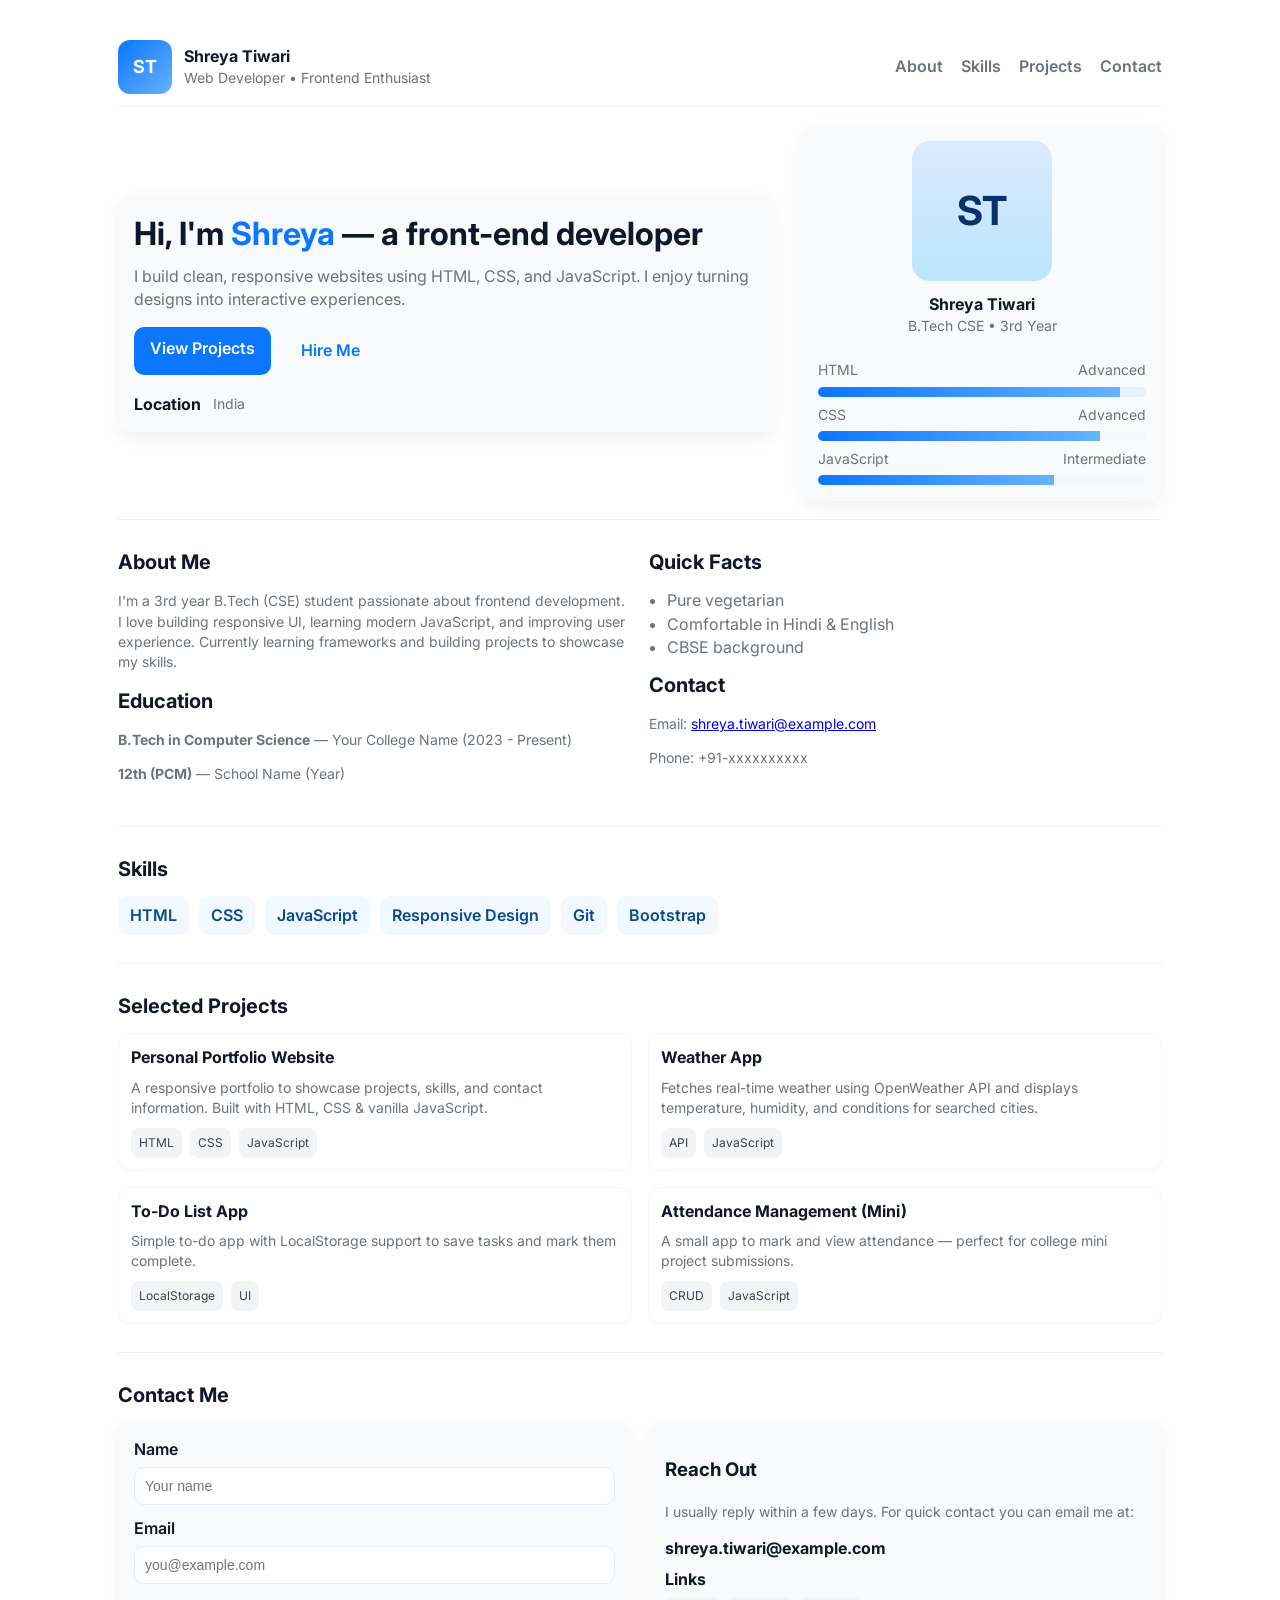
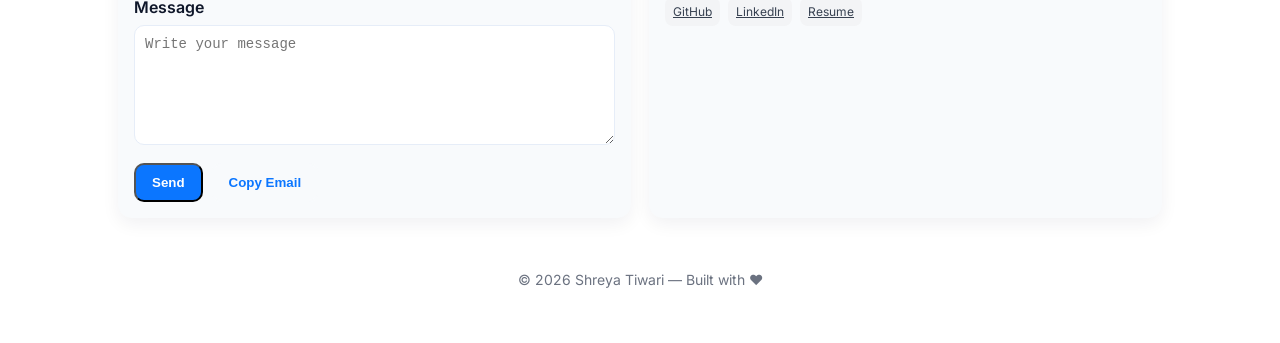
<file: portfolio.html>
<!doctype html>
<html lang="en">
<head>
  <meta charset="utf-8" />
  <meta name="viewport" content="width=device-width, initial-scale=1" />
  <title>Shreya Tiwari — Portfolio</title>
  <meta name="description" content="Shreya Tiwari | Web Developer | Portfolio" />
  <link rel="preconnect" href="https://fonts.googleapis.com">
  <link rel="preconnect" href="https://fonts.gstatic.com" crossorigin>
  <link href="https://fonts.googleapis.com/css2?family=Inter:wght@300;400;600;700&display=swap" rel="stylesheet">
  <style>
    :root{
      --bg:#ffffff;
      --accent:#0b76ff; /* blue */
      --muted:#6b7280;
      --card:#f8fafc;
      --radius:14px;
      --maxw:1100px;
      color-scheme: light;
      font-family: 'Inter', system-ui, -apple-system, 'Segoe UI', Roboto, 'Helvetica Neue', Arial;
    }
    *{box-sizing:border-box}
    body{margin:0;background:var(--bg);color:#0f172a;line-height:1.45}
    .wrap{max-width:var(--maxw);margin:0 auto;padding:28px}

    /* Header / Nav */
    header{display:flex;align-items:center;justify-content:space-between;padding:12px 0}
    .brand{display:flex;gap:12px;align-items:center}
    .logo{width:54px;height:54px;border-radius:12px;background:linear-gradient(135deg,var(--accent),#66b3ff);display:flex;align-items:center;justify-content:center;color:white;font-weight:700;font-size:18px}
    nav{display:flex;gap:18px}
    nav a{color:var(--muted);text-decoration:none;font-weight:600}
    nav a:hover{color:var(--accent)}

    /* Hero */
    .hero{display:grid;grid-template-columns:1fr 360px;gap:28px;align-items:center;padding:18px 0}
    .intro h1{font-size:32px;margin:0 0 8px}
    .intro p{margin:0 0 16px;color:var(--muted)}
    .cta{display:flex;gap:12px}
    .btn{background:var(--accent);color:white;padding:10px 16px;border-radius:10px;text-decoration:none;font-weight:600}
    .btn.ghost{background:transparent;color:var(--accent);border:2px solid var(--card);box-shadow:none}

    /* Card */
    .card{background:var(--card);padding:16px;border-radius:14px;box-shadow:0 6px 18px rgba(12,24,48,0.06)}
    .profile{display:flex;flex-direction:column;align-items:center;gap:12px}
    .avatar{width:140px;height:140px;border-radius:18px;background:linear-gradient(180deg,#dbeafe,#bae6fd);display:flex;align-items:center;justify-content:center;font-size:40px;color:#08306b;font-weight:700}
    .small{font-size:14px;color:var(--muted)}

    /* Sections */
    section{padding:28px 0;border-top:1px solid #eef2f7}
    h2{font-size:20px;margin:0 0 12px}
    .grid-2{display:grid;grid-template-columns:1fr 1fr;gap:18px}

    /* Skills */
    .skills{display:flex;flex-wrap:wrap;gap:10px}
    .skill{background:#f1f8ff;padding:8px 12px;border-radius:10px;font-weight:600;color:#084b8a}

    /* Projects */
    .projects{display:grid;grid-template-columns:repeat(2,1fr);gap:16px}
    .proj{background:white;border-radius:12px;padding:12px;border:1px solid #eef6ff}
    .proj h3{margin:0 0 8px;font-size:16px}
    .proj p{margin:0;color:var(--muted);font-size:14px}
    .tags{margin-top:10px;display:flex;gap:8px;flex-wrap:wrap}
    .tag{font-size:12px;padding:6px 8px;border-radius:8px;background:#f3f4f6;color:#374151}

    /* Contact */
    .contact-grid{display:grid;grid-template-columns:1fr 1fr;gap:18px}
    label{display:block;font-weight:600;margin-bottom:6px}
    input,textarea{width:100%;padding:10px;border-radius:10px;border:1px solid #e6edf8;font-size:14px}
    textarea{min-height:120px;resize:vertical}

    footer{padding:24px 0;text-align:center;color:var(--muted);font-size:14px}

    /* Responsive */
    @media (max-width:880px){
      .hero{grid-template-columns:1fr;}
      .projects{grid-template-columns:1fr}
      .grid-2{grid-template-columns:1fr}
      .contact-grid{grid-template-columns:1fr}
      .wrap{padding:18px}
      .logo{width:48px;height:48px;font-size:16px}
    }

    /* Small animations */
    .fade-up{transform:translateY(8px);opacity:0;transition:all .5s cubic-bezier(.2,.9,.2,1)}
    .reveal{transform:none;opacity:1}

  </style>
</head>
<body>
  <div class="wrap">
    <header>
      <div class="brand">
        <div class="logo">ST</div>
        <div>
          <div style="font-weight:700">Shreya Tiwari</div>
          <div class="small">Web Developer • Frontend Enthusiast</div>
        </div>
      </div>
      <nav>
        <a href="#about">About</a>
        <a href="#skills">Skills</a>
        <a href="#projects">Projects</a>
        <a href="#contact">Contact</a>
      </nav>
    </header>

    <main>
      <!-- HERO -->
      <section class="hero">
        <div class="intro card fade-up" id="heroLeft">
          <h1>Hi, I'm <span style="color:var(--accent)">Shreya</span> — a front-end developer</h1>
          <p>I build clean, responsive websites using HTML, CSS, and JavaScript. I enjoy turning designs into interactive experiences.</p>
          <div class="cta">
            <a class="btn" href="#projects">View Projects</a>
            <a class="btn ghost" href="#contact">Hire Me</a>
          </div>

          <div style="margin-top:18px;display:flex;gap:12px;align-items:center">
            <div style="font-weight:700">Location</div>
            <div class="small">India</div>
          </div>
        </div>

        <aside class="card profile fade-up" id="heroRight">
          <div class="avatar">ST</div>
          <div style="text-align:center">
            <div style="font-weight:700">Shreya Tiwari</div>
            <div class="small">B.Tech CSE • 3rd Year</div>
          </div>

          <div style="width:100%;margin-top:12px">
            <div style="display:flex;justify-content:space-between;margin-bottom:6px"><div class="small">HTML</div><div class="small">Advanced</div></div>
            <div style="background:#e6f2ff;border-radius:999px;height:10px;overflow:hidden"><div style="width:92%;height:100%;background:linear-gradient(90deg,var(--accent),#66b3ff)"></div></div>

            <div style="display:flex;justify-content:space-between;margin:8px 0 6px"><div class="small">CSS</div><div class="small">Advanced</div></div>
            <div style="background:#f4f7fb;border-radius:999px;height:10px;overflow:hidden"><div style="width:86%;height:100%;background:linear-gradient(90deg,#0b76ff,#66b3ff)"></div></div>

            <div style="display:flex;justify-content:space-between;margin:8px 0 6px"><div class="small">JavaScript</div><div class="small">Intermediate</div></div>
            <div style="background:#f4f7fb;border-radius:999px;height:10px;overflow:hidden"><div style="width:72%;height:100%;background:linear-gradient(90deg,#0b76ff,#66b3ff)"></div></div>
          </div>
        </aside>
      </section>

      <!-- ABOUT -->
      <section id="about">
        <div class="grid-2">
          <div>
            <h2>About Me</h2>
            <p class="small">I'm a 3rd year B.Tech (CSE) student passionate about frontend development. I love building responsive UI, learning modern JavaScript, and improving user experience. Currently learning frameworks and building projects to showcase my skills.</p>

            <div style="margin-top:12px">
              <h2>Education</h2>
              <p class="small"><strong>B.Tech in Computer Science</strong> — Your College Name (2023 - Present)</p>
              <p class="small"><strong>12th (PCM)</strong> — School Name (Year)</p>
            </div>
          </div>

          <div>
            <h2>Quick Facts</h2>
            <ul style="margin:8px 0;padding-left:18px;color:var(--muted)">
              <li>Pure vegetarian</li>
              <li>Comfortable in Hindi & English</li>
              <li>CBSE background</li>
            </ul>

            <h2 style="margin-top:12px">Contact</h2>
            <p class="small">Email: <a href="mailto:shreya.tiwari@example.com">shreya.tiwari@example.com</a></p>
            <p class="small">Phone: +91-xxxxxxxxxx</p>
          </div>
        </div>
      </section>

      <!-- SKILLS -->
      <section id="skills">
        <h2>Skills</h2>
        <div class="skills">
          <div class="skill">HTML</div>
          <div class="skill">CSS</div>
          <div class="skill">JavaScript</div>
          <div class="skill">Responsive Design</div>
          <div class="skill">Git</div>
          <div class="skill">Bootstrap</div>
        </div>
      </section>

      <!-- PROJECTS -->
      <section id="projects">
        <h2>Selected Projects</h2>
        <div class="projects">
          <article class="proj">
            <h3>Personal Portfolio Website</h3>
            <p>A responsive portfolio to showcase projects, skills, and contact information. Built with HTML, CSS & vanilla JavaScript.</p>
            <div class="tags"><span class="tag">HTML</span><span class="tag">CSS</span><span class="tag">JavaScript</span></div>
          </article>

          <article class="proj">
            <h3>Weather App</h3>
            <p>Fetches real-time weather using OpenWeather API and displays temperature, humidity, and conditions for searched cities.</p>
            <div class="tags"><span class="tag">API</span><span class="tag">JavaScript</span></div>
          </article>

          <article class="proj">
            <h3>To-Do List App</h3>
            <p>Simple to-do app with LocalStorage support to save tasks and mark them complete.</p>
            <div class="tags"><span class="tag">LocalStorage</span><span class="tag">UI</span></div>
          </article>

          <article class="proj">
            <h3>Attendance Management (Mini)</h3>
            <p>A small app to mark and view attendance — perfect for college mini project submissions.</p>
            <div class="tags"><span class="tag">CRUD</span><span class="tag">JavaScript</span></div>
          </article>
        </div>
      </section>

      <!-- CONTACT -->
      <section id="contact">
        <h2>Contact Me</h2>
        <div class="contact-grid">
          <div class="card">
            <form onsubmit="handleContact(event)">
              <div style="margin-bottom:12px">
                <label for="name">Name</label>
                <input id="name" name="name" placeholder="Your name" required />
              </div>
              <div style="margin-bottom:12px">
                <label for="email">Email</label>
                <input id="email" name="email" type="email" placeholder="you@example.com" required />
              </div>
              <div style="margin-bottom:12px">
                <label for="message">Message</label>
                <textarea id="message" name="message" placeholder="Write your message" required></textarea>
              </div>
              <div style="display:flex;gap:8px">
                <button class="btn" type="submit">Send</button>
                <button type="button" class="btn ghost" onclick="copyEmail()">Copy Email</button>
              </div>
            </form>
          </div>

          <div class="card">
            <h3>Reach Out</h3>
            <p class="small">I usually reply within a few days. For quick contact you can email me at:</p>
            <p style="font-weight:700;margin:8px 0">shreya.tiwari@example.com</p>
            <div style="margin-top:8px">
              <h4 style="margin:0 0 6px">Links</h4>
              <div style="display:flex;gap:8px;flex-wrap:wrap">
                <a class="tag" href="#" onclick="alert('Add your GitHub link')">GitHub</a>
                <a class="tag" href="#" onclick="alert('Add your LinkedIn link')">LinkedIn</a>
                <a class="tag" href="#" onclick="alert('Add your Resume link')">Resume</a>
              </div>
            </div>
          </div>
        </div>
      </section>

    </main>

    <footer>
      © <span id="year"></span> Shreya Tiwari — Built with ❤️
    </footer>
  </div>

  <script>
    // small helpers
    document.getElementById('year').textContent = new Date().getFullYear();

    // reveal animations on load
    window.addEventListener('load', ()=>{
      document.querySelectorAll('.fade-up').forEach((el, i)=>{
        setTimeout(()=> el.classList.add('reveal'), 120 * i);
      });
    });

    // Contact form handler (client-side only) - opens mail client
    function handleContact(e){
      e.preventDefault();
      const name = document.getElementById('name').value.trim();
      const email = document.getElementById('email').value.trim();
      const message = document.getElementById('message').value.trim();
      const subject = encodeURIComponent('Contact from portfolio: ' + name);
      const body = encodeURIComponent('Name: '+name+'\nEmail: '+email+'\n\n'+message);
      // fallback to mailto
      window.location.href = `mailto:shreya.tiwari@example.com?subject=${subject}&body=${body}`;
    }

    function copyEmail(){
      navigator.clipboard?.writeText('shreya.tiwari@example.com')
        .then(()=> alert('Email copied to clipboard'))
        .catch(()=> prompt('Copy email:', 'shreya.tiwari@example.com'));
    }
  </script>
</body>
</html>
</file>
